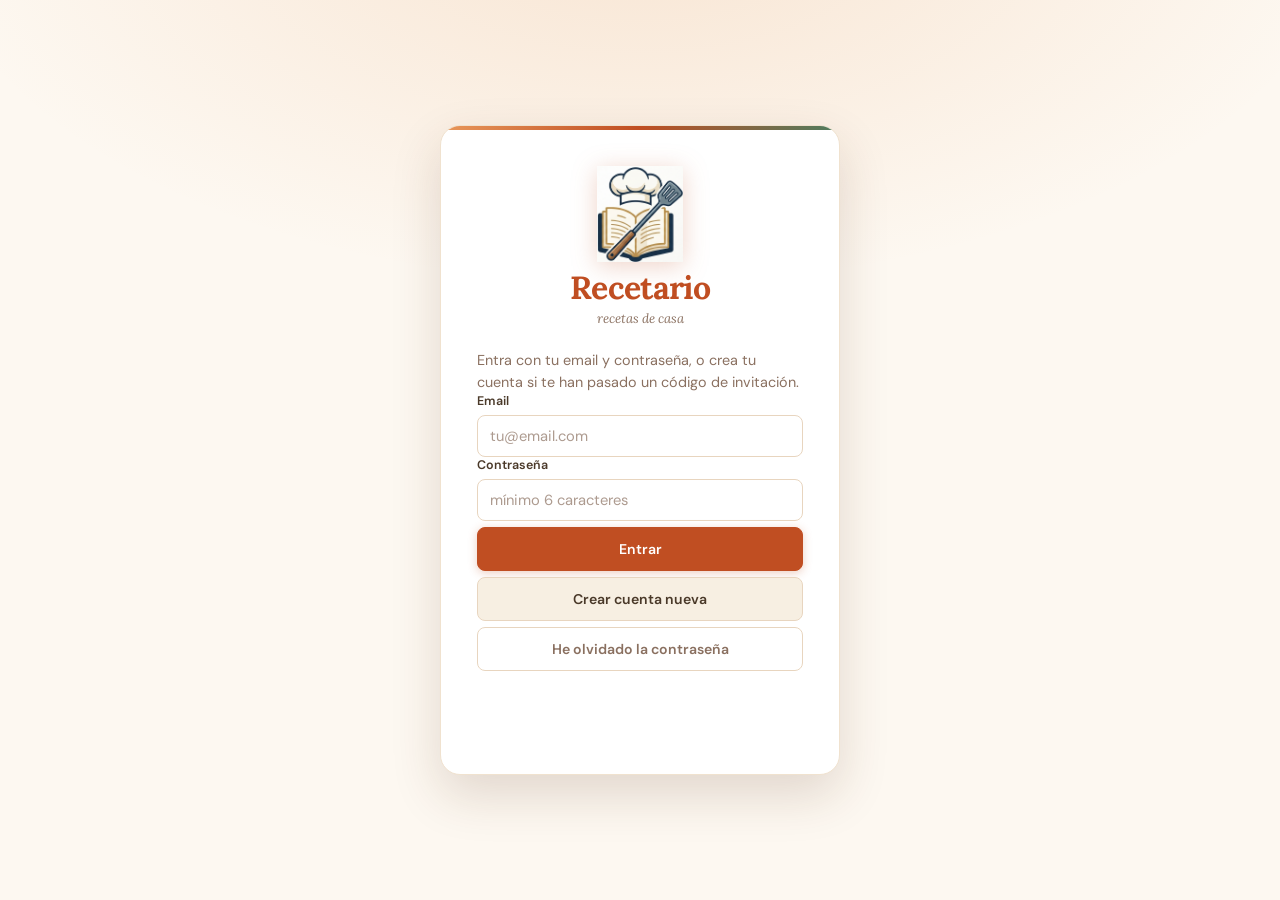
<file: index.html>
<!doctype html>
<html lang="es">
<head>
<meta charset="utf-8">
<meta name="viewport" content="width=device-width, initial-scale=1, viewport-fit=cover">
<meta name="theme-color" content="#fdf8f1">
<title>Recetario</title>
<link rel="icon" type="image/png" href="logo.png">
<link rel="apple-touch-icon" href="apple-touch-icon.png">
<link rel="manifest" href="manifest.webmanifest">
<link rel="preconnect" href="https://fonts.googleapis.com">
<link rel="preconnect" href="https://fonts.gstatic.com" crossorigin>
<link rel="stylesheet" href="https://fonts.googleapis.com/css2?family=Lora:ital,wght@0,600;0,700;1,400&family=DM+Sans:opsz,wght@9..40,400;9..40,500;9..40,600&display=swap">
<link rel="stylesheet" href="styles.css">
<link rel="stylesheet" href="mobile-grid.css">
<link rel="stylesheet" href="logo-theme.css">
<script src="drive-config.js"></script>
<script src="supabase-config.js"></script>
<script src="import-recipe.js" defer></script>
</head>
<body>

<!-- ═══════════════════════════════════════════════════════════ -->
<!-- LOCK SCREEN                                                  -->
<!-- ═══════════════════════════════════════════════════════════ -->
<div id="lockScreen" class="lock-screen">
  <section class="lock-panel">

    <div class="lock-logo-wrap">
      <img class="lock-logo-img" src="logo.png" alt="Recetario" width="96" height="96">
      <h1 class="lock-title">Recetario</h1>
      <p class="lock-subtitle">recetas de casa</p>
      <p id="lockRecipeCount" class="lock-recipe-count"></p>
    </div>

    <!-- Modo clásico: código compartido (cuando Supabase no está configurado) -->
    <div id="legacyLock">
      <p class="muted">Introduce el código del recetario. Compartid el mismo código en los dos móviles para ver las mismas recetas.</p>

      <label class="field">
        <span>Código</span>
        <input id="cookbookCode" type="text" autocomplete="off" placeholder="Ej. recetas-casa-2026">
      </label>

      <button id="unlockButton" class="primary-button">Entrar</button>
    </div>

    <!-- Modo nube: login con email y contraseña. El email solo se usa como
         recuperación (enlace de un solo uso) si alguien olvida su contraseña. -->
    <div id="cloudLogin" class="hidden">
      <p class="muted">Entra con tu email y contraseña, o crea tu cuenta si te han pasado un código de invitación.</p>

      <label class="field">
        <span>Email</span>
        <input id="loginEmail" type="email" autocomplete="email" placeholder="tu@email.com">
      </label>
      <label class="field">
        <span>Contraseña</span>
        <input id="loginPassword" type="password" autocomplete="current-password" placeholder="mínimo 6 caracteres">
      </label>
      <button id="passwordLoginButton" class="primary-button">Entrar</button>
      <button id="signupButton" type="button" class="secondary-button">Crear cuenta nueva</button>
      <button id="sendCodeButton" type="button" class="ghost-button">He olvidado la contraseña</button>
    </div>

    <!-- Modo nube: elegir recetario o canjear invitación -->
    <div id="cloudCookbooks" class="hidden">
      <p class="muted">Elige un recetario o canjea un código de invitación.</p>

      <div id="cookbookList" class="cookbook-list"></div>

      <label class="field">
        <span>Código de invitación</span>
        <input id="inviteCodeInput" type="text" autocomplete="off" placeholder="código que te han pasado">
      </label>
      <button id="redeemInviteButton" class="secondary-button">Canjear invitación</button>

      <details class="install-help">
        <summary>Crear un recetario nuevo</summary>
        <label class="field">
          <span>Nombre del recetario</span>
          <input id="newCookbookName" type="text" placeholder="Recetario de casa">
        </label>
        <button id="createCookbookButton" type="button" class="secondary-button">Crear recetario</button>
      </details>

      <button id="lockSignOutButton" type="button" class="ghost-button">Cerrar sesión</button>
    </div>

    <p id="lockMessage" class="message"></p>

  </section>
</div>

<!-- ═══════════════════════════════════════════════════════════ -->
<!-- APP SHELL                                                    -->
<!-- ═══════════════════════════════════════════════════════════ -->
<div id="appShell" class="app-shell hidden">

  <!-- Topbar -->
  <header class="topbar">
    <button id="backButton" class="icon-button hidden" aria-label="Volver">
      <svg width="18" height="18" viewBox="0 0 24 24" fill="none" stroke="currentColor" stroke-width="2.5" stroke-linecap="round" stroke-linejoin="round" aria-hidden="true">
        <polyline points="15 18 9 12 15 6"/>
      </svg>
    </button>
    <div class="brand-row">
      <img class="topbar-logo-img" src="logo.png" alt="" width="36" height="36">
      <div class="brand-text">
        <h1 class="topbar-title">Recetario</h1>
      </div>
    </div>
    <button id="settingsButton" class="icon-button" title="Ajustes" aria-label="Ajustes">
      <svg width="18" height="18" viewBox="0 0 24 24" fill="none" stroke="currentColor" stroke-width="2" stroke-linecap="round" stroke-linejoin="round" aria-hidden="true">
        <circle cx="12" cy="12" r="3"/>
        <path d="M19.4 15a1.65 1.65 0 0 0 .33 1.82l.06.06a2 2 0 0 1-2.83 2.83l-.06-.06a1.65 1.65 0 0 0-1.82-.33 1.65 1.65 0 0 0-1 1.51V21a2 2 0 0 1-4 0v-.09A1.65 1.65 0 0 0 9 19.4a1.65 1.65 0 0 0-1.82.33l-.06.06a2 2 0 0 1-2.83-2.83l.06-.06A1.65 1.65 0 0 0 4.68 15a1.65 1.65 0 0 0-1.51-1H3a2 2 0 0 1 0-4h.09A1.65 1.65 0 0 0 4.6 9a1.65 1.65 0 0 0-.33-1.82l-.06-.06a2 2 0 0 1 2.83-2.83l.06.06A1.65 1.65 0 0 0 9 4.68a1.65 1.65 0 0 0 1-1.51V3a2 2 0 0 1 4 0v.09a1.65 1.65 0 0 0 1 1.51 1.65 1.65 0 0 0 1.82-.33l.06-.06a2 2 0 0 1 2.83 2.83l-.06.06A1.65 1.65 0 0 0 19.4 9a1.65 1.65 0 0 0 1.51 1H21a2 2 0 0 1 0 4h-.09a1.65 1.65 0 0 0-1.51 1z"/>
      </svg>
    </button>
  </header>

  <main>

    <!-- ─── FOLDERS VIEW ───────────────────────────────────── -->
    <section id="foldersView" class="view">
      <div id="foldersGrid" class="folders-grid"></div>
    </section>

    <!-- ─── LIST VIEW ──────────────────────────────────────── -->
    <section id="listView" class="view active">

      <div id="folderHeader" class="folder-header hidden"></div>

      <div class="tools-row">
        <div class="search-wrap">
          <svg class="search-icon" width="15" height="15" viewBox="0 0 24 24" fill="none" stroke="currentColor" stroke-width="2" stroke-linecap="round" stroke-linejoin="round" aria-hidden="true">
            <circle cx="11" cy="11" r="8"/><line x1="21" y1="21" x2="16.65" y2="16.65"/>
          </svg>
          <input id="searchInput" type="search" placeholder="Nombre, ingrediente, etiqueta…">
        </div>

        <div class="sort-select-wrap">
          <select id="categoryFilter" aria-label="Filtrar por categoría">
            <option value="">Todas</option>
          </select>
        </div>

        <div class="sort-select-wrap">
          <select id="sortSelect" aria-label="Ordenar recetas">
            <option value="updatedDesc">Recientes</option>
            <option value="createdDesc">Nuevas</option>
            <option value="titleAsc">A – Z</option>
            <option value="categoryAsc">Categoría</option>
          </select>
        </div>
      </div>

      <div id="syncStatus" class="sync-status">Modo local</div>

      <div id="recipesList" class="recipes-list"></div>

      <div id="emptyState" class="empty-state hidden">
        <svg class="empty-state-icon" viewBox="0 0 24 24" fill="none" stroke="currentColor" stroke-width="1.2" stroke-linecap="round" stroke-linejoin="round">
          <path d="M14 2H6a2 2 0 0 0-2 2v16a2 2 0 0 0 2 2h12a2 2 0 0 0 2-2V8z"/>
          <polyline points="14 2 14 8 20 8"/><line x1="12" y1="18" x2="12" y2="12"/><line x1="9" y1="15" x2="15" y2="15"/>
        </svg>
        <h2>Aún no hay recetas</h2>
        <p class="muted">Empieza creando una receta manual o importando una en JSON.</p>
      </div>

    </section>

    <!-- ─── ADD / EDIT VIEW ────────────────────────────────── -->
    <section id="addView" class="view">

      <!-- Importar desde un enlace: siempre visible, sin cambiar de pestaña -->
      <div id="linkImportBox" class="link-import-box">
        <span class="link-import-title">⚡ Importar desde un enlace</span>
        <p class="muted">Pega la dirección de una web de recetas y rellenamos la ficha por ti (título, ingredientes, pasos y foto).</p>
        <div class="link-import-row">
          <input id="recipeUrl" type="url" inputmode="url" autocomplete="off" placeholder="https://www.recetasderechupete.com/…">
          <button id="importLinkButton" type="button" class="primary-button">Importar</button>
        </div>
        <p id="linkStatus" class="message"></p>
      </div>

      <div class="mode-tabs" role="tablist" aria-label="Método de entrada">
        <button class="mode-tab active" data-mode="manual">Manual</button>
        <button class="mode-tab" data-mode="import">JSON</button>
      </div>

      <form id="recipeForm" class="recipe-form">

        <!-- Import mode -->
        <div id="importMode" class="mode-panel">
          <label class="field">
            <span>Archivo JSON de receta</span>
            <input id="singleRecipeFile" type="file" accept="application/json,.json">
          </label>
          <label class="field">
            <span>O pega aquí la receta generada por chat</span>
            <textarea id="singleRecipeText" rows="9" placeholder='{"title":"Tortilla de patatas","categories":["Cena"],"time":"35 min","ingredients":["..."],"steps":"..."}'></textarea>
          </label>
          <button id="importSingleRecipeButton" type="button" class="secondary-button">Cargar en formulario</button>
          <p id="singleRecipeImportStatus" class="message"></p>
        </div>

        <!-- Manual mode (always shown below) -->
        <div id="manualMode" class="mode-panel active"></div>

        <!-- Form fields (shared) -->
        <div class="form-grid">
          <label class="field">
            <span>Título *</span>
            <input id="titleInput" name="title" required placeholder="Nombre de la receta">
          </label>
          <label class="field">
            <span>Tiempo</span>
            <input id="timeInput" name="time" placeholder="35 min">
          </label>
          <label class="field">
            <span>Categorías</span>
            <input id="categoriesInput" name="categories" placeholder="Cena, pasta, familiar">
          </label>
          <label class="field">
            <span>Etiquetas</span>
            <input id="tagsInput" name="tags" placeholder="rápida, horno, vegetariana">
          </label>
          <label class="field link-field">
            <span>Link original</span>
            <input id="sourceUrlInput" name="sourceUrl" type="url" placeholder="https://…">
          </label>
        </div>

        <div class="field">
          <span>Carpeta(s)</span>
          <div id="carpetasPicker" class="carpetas-picker"></div>
        </div>

        <div class="field">
          <span>Foto</span>
          <div class="photo-field">
            <div id="recipePhotoPreview" class="photo-preview hidden"></div>
            <div class="photo-actions">
              <label class="secondary-button photo-pick-button">
                <input id="recipePhotoInput" type="file" accept="image/*" hidden>
                Elegir foto
              </label>
              <button id="recipePhotoClear" type="button" class="ghost-button hidden">Quitar</button>
            </div>
          </div>
        </div>

        <label class="field">
          <span>Ingredientes *</span>
          <textarea id="ingredientsInput" name="ingredients" rows="7" required placeholder="Un ingrediente por línea"></textarea>
        </label>

        <label class="field">
          <span>Preparación *</span>
          <textarea id="stepsInput" name="steps" rows="8" required placeholder="Pasos de preparación"></textarea>
        </label>

        <label class="field">
          <span>Notas</span>
          <textarea id="notesInput" name="notes" rows="4" placeholder="Trucos, variaciones, observaciones…"></textarea>
        </label>

        <input id="editingId" type="hidden">

        <div class="form-actions">
          <button id="cancelEditButton" type="button" class="ghost-button hidden">Cancelar</button>
          <button type="submit" class="primary-button">Guardar receta</button>
        </div>

      </form>
    </section>

    <!-- ─── DETAIL VIEW ────────────────────────────────────── -->
    <section id="detailView" class="view">
      <article id="recipeDetail" class="recipe-detail"></article>
    </section>

  </main>

  <!-- Cook Mode Overlay -->
  <div id="cookMode" class="cook-mode hidden" aria-hidden="true">
    <div class="cook-mode-bar">
      <span id="cookStepCounter" class="cook-step-counter"></span>
      <div class="cook-bar-actions">
        <button id="cookIngredientsButton" class="cook-bar-button" aria-label="Ver ingredientes" title="Ingredientes">
          <svg viewBox="0 0 32 32" fill="none" stroke="currentColor" stroke-width="2" stroke-linecap="round" stroke-linejoin="round" aria-hidden="true">
            <path d="M22 4 L26 8 L20 10 L16 6 Z" fill="#4d9e5a" stroke="#3a7a44"/>
            <path d="M16 6 Q24 8 26 16 L14 28 Q6 26 6 18 Z" fill="#e07a3a" stroke="#b85522"/>
            <line x1="12" y1="14" x2="15" y2="17"/>
            <line x1="16" y1="18" x2="19" y2="21"/>
            <line x1="11" y1="19" x2="14" y2="22"/>
          </svg>
          <span>Ingredientes</span>
        </button>
        <button id="cookCloseButton" class="icon-button" aria-label="Cerrar">✕</button>
      </div>
    </div>
    <div class="cook-mode-content">
      <h2 id="cookRecipeTitle" class="cook-recipe-title"></h2>
      <div id="cookStepText" class="cook-step-text"></div>
    </div>
    <div class="cook-mode-nav">
      <button id="cookPrevButton" class="secondary-button">← Anterior</button>
      <button id="cookNextButton" class="primary-button">Siguiente →</button>
    </div>

    <!-- Ingredients side panel -->
    <div id="cookIngredientsPanel" class="cook-ingredients-panel hidden" aria-hidden="true">
      <div class="cook-ingredients-header">
        <h3>Ingredientes</h3>
        <button id="cookIngredientsClose" class="icon-button" aria-label="Cerrar ingredientes">✕</button>
      </div>
      <ul id="cookIngredientsList" class="cook-ingredients-list"></ul>
    </div>
    <div id="cookIngredientsBackdrop" class="cook-ingredients-backdrop hidden"></div>
  </div>

  <!-- Bottom Nav -->
  <nav class="bottom-nav" aria-label="Navegación principal">
    <button class="nav-button" data-view="foldersView">
      <svg width="22" height="22" viewBox="0 0 32 32" fill="none" stroke="currentColor" stroke-width="2" stroke-linecap="round" stroke-linejoin="round" aria-hidden="true">
        <path d="M4 8C4 6.9 4.9 6 6 6H13L16 10H26C27.1 10 28 10.9 28 12V24C28 25.1 27.1 26 26 26H6C4.9 26 4 25.1 4 24Z"/>
      </svg>
      Carpetas
    </button>
    <button class="nav-button active" data-view="listView">
      <svg width="22" height="22" viewBox="0 0 24 24" fill="none" stroke="currentColor" stroke-width="2" stroke-linecap="round" stroke-linejoin="round" aria-hidden="true">
        <path d="M3 9l9-7 9 7v11a2 2 0 0 1-2 2H5a2 2 0 0 1-2-2z"/>
        <polyline points="9 22 9 12 15 12 15 22"/>
      </svg>
      Recetas
    </button>
    <button class="nav-button" data-view="addView" aria-label="Añadir receta">
      <svg width="26" height="26" viewBox="0 0 24 24" fill="none" stroke="currentColor" stroke-width="2.5" stroke-linecap="round" stroke-linejoin="round" aria-hidden="true">
        <line x1="12" y1="5" x2="12" y2="19"/>
        <line x1="5" y1="12" x2="19" y2="12"/>
      </svg>
      Añadir
    </button>
  </nav>

</div>

<!-- ═══════════════════════════════════════════════════════════ -->
<!-- SETTINGS DIALOG                                              -->
<!-- ═══════════════════════════════════════════════════════════ -->
<dialog id="settingsDialog">
  <form method="dialog" class="settings-panel">
    <h2>Ajustes</h2>

    <p id="settingsSyncText" class="muted"></p>
    <p id="backupStatus" class="muted"></p>

    <div class="settings-group hidden" id="cloudGroup">
      <h3>Cuenta y recetario</h3>
      <p id="cloudAccountText" class="muted"></p>
      <label class="field">
        <span>Nueva contraseña</span>
        <input id="newPasswordInput" type="password" autocomplete="new-password" placeholder="mínimo 6 caracteres">
      </label>
      <button id="changePasswordButton" type="button" class="secondary-button">Cambiar contraseña</button>
      <p id="passwordChangeResult" class="muted hidden"></p>
      <button id="cloudInviteButton" type="button" class="secondary-button hidden">Crear código de invitación</button>
      <p id="cloudInviteResult" class="muted hidden"></p>
      <button id="cloudImportLocalButton" type="button" class="secondary-button">Importar recetas locales de este dispositivo</button>
      <button id="cloudSwitchButton" type="button" class="secondary-button">Cambiar de recetario</button>
      <button id="cloudSignOutButton" type="button" class="ghost-button">Cerrar sesión</button>
    </div>

    <div class="settings-group" id="driveGroup">
      <h3>Google Drive</h3>
      <p id="driveStatus" class="muted"></p>
      <ul id="driveDiagnostics" class="sync-details"></ul>
      <button id="driveConnectButton" type="button" class="secondary-button">Conectar Drive</button>
      <button id="driveRefreshButton" type="button" class="secondary-button hidden">Actualizar desde Drive</button>
      <button id="driveExportButton" type="button" class="secondary-button hidden">Subir todo a Drive</button>
      <button id="driveRepairButton" type="button" class="secondary-button hidden">Reparar duplicados</button>
    </div>

    <button id="exportButton" type="button" class="secondary-button">Exportar copia JSON</button>

    <label class="secondary-button file-button">
      Importar copia JSON
      <input id="importBackupInput" type="file" accept="application/json">
    </label>

    <details class="install-help">
      <summary>Instalar en iPhone</summary>
      <p>Abre la app en Safari, pulsa compartir y elige "Añadir a pantalla de inicio". Si el icono no cambia, borra el acceso antiguo y vuelve a añadirlo.</p>
    </details>

    <button id="changeCodeButton" type="button" class="ghost-button">Cambiar código</button>
    <button class="primary-button">Cerrar</button>
  </form>
</dialog>

<script type="module" src="app.js"></script>
</body>
</html>
</file>
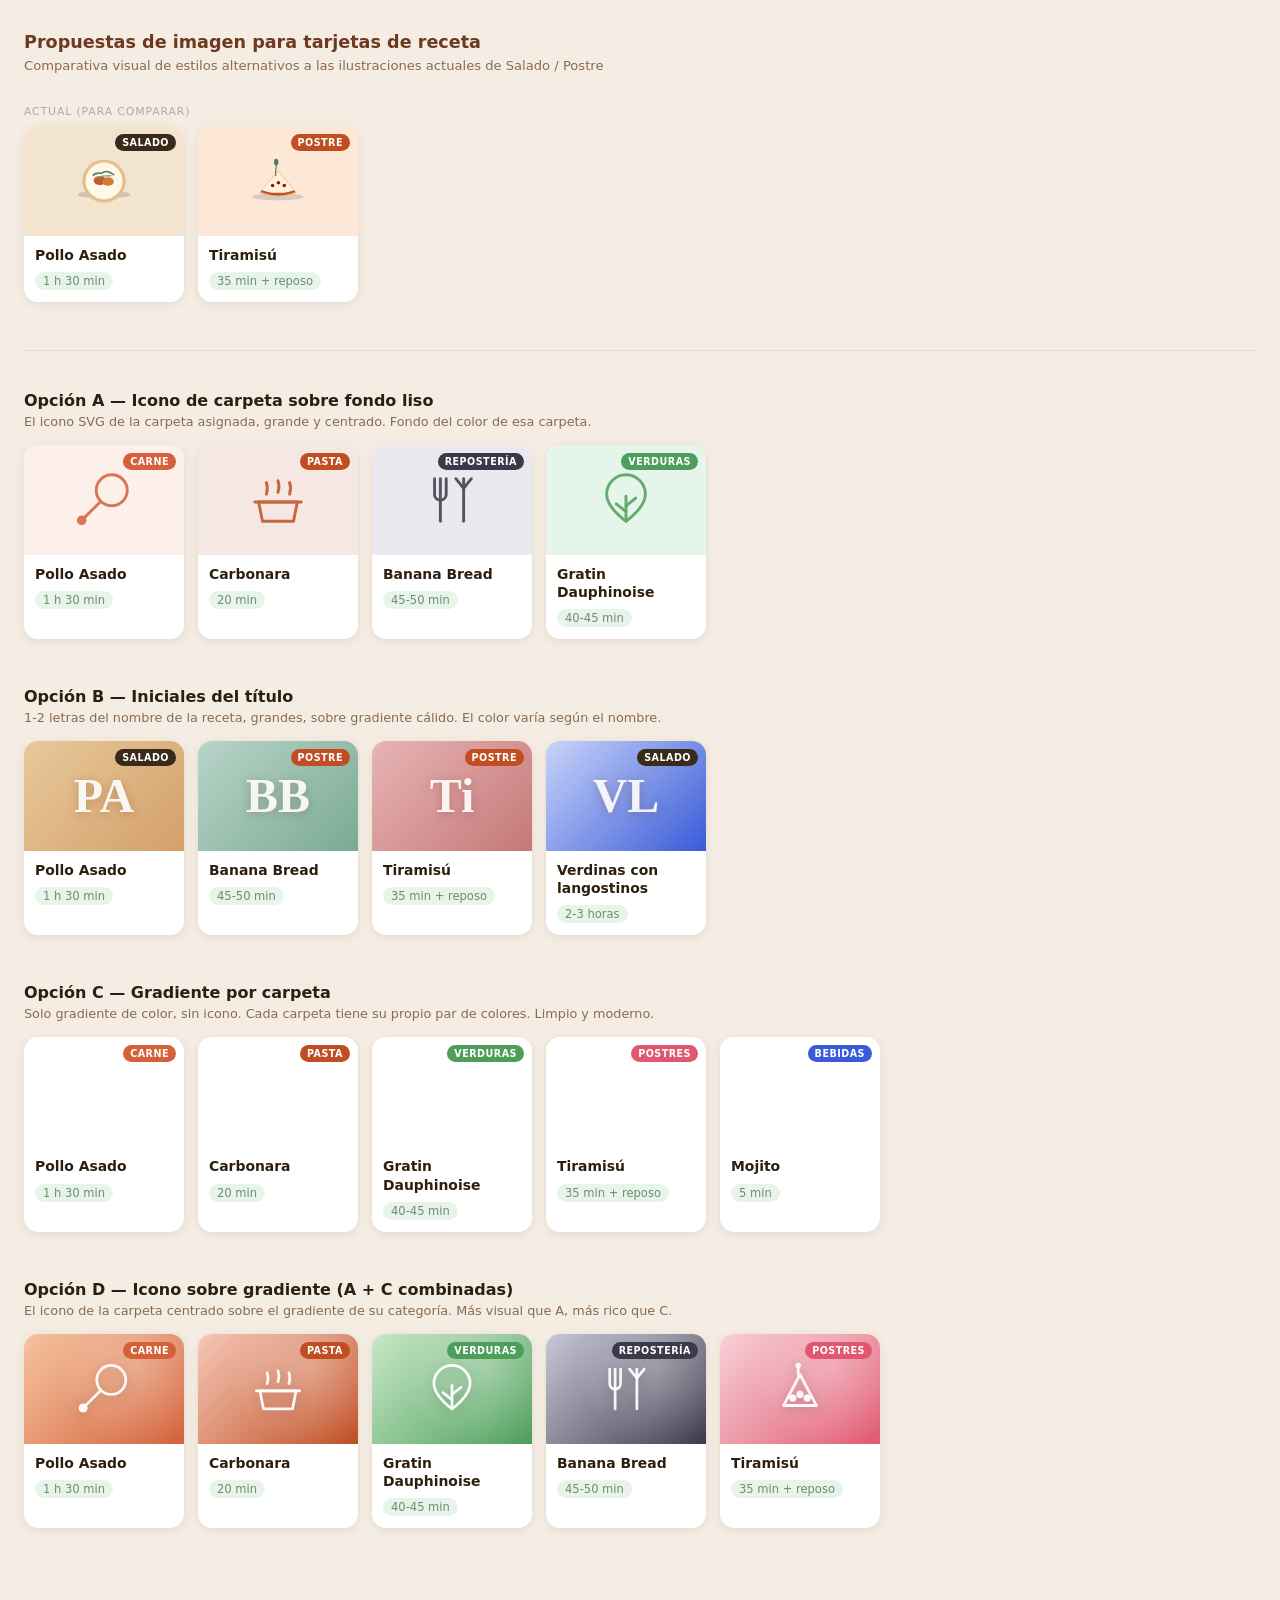
<file: preview-cards.html>
<!DOCTYPE html>
<html lang="es">
<head>
<meta charset="UTF-8">
<meta name="viewport" content="width=device-width, initial-scale=1">
<title>Preview — Estilos de tarjeta</title>
<style>
  * { box-sizing: border-box; margin: 0; padding: 0; }
  body { font-family: system-ui, sans-serif; background: #f5ede3; padding: 32px 24px; color: #2d1f0f; }
  h1 { font-size: 1.1rem; font-weight: 700; margin-bottom: 6px; color: #6b3a1f; }
  .subtitle { font-size: 0.82rem; color: #8a6a50; margin-bottom: 32px; }
  .section { margin-bottom: 48px; }
  .section-title { font-size: 1rem; font-weight: 700; margin-bottom: 4px; color: #2d1f0f; }
  .section-desc { font-size: 0.8rem; color: #8a6a50; margin-bottom: 16px; }
  .cards { display: flex; gap: 14px; flex-wrap: wrap; }

  /* Base card */
  .card {
    width: 160px;
    background: #fff;
    border-radius: 14px;
    overflow: hidden;
    box-shadow: 0 2px 10px rgba(80,45,20,0.10);
  }
  .card-img-wrap {
    position: relative;
    height: 110px;
    overflow: hidden;
  }
  .badge {
    position: absolute;
    top: 8px; right: 8px;
    font-size: 0.6rem;
    font-weight: 700;
    letter-spacing: 0.05em;
    padding: 3px 7px;
    border-radius: 20px;
    text-transform: uppercase;
  }
  .badge-salado { background: #3a2a1a; color: #fff; }
  .badge-postre { background: #c04e22; color: #fff; }
  .badge-carpeta { color: #fff; }
  .card-body { padding: 10px 11px 12px; }
  .card-title { font-size: 0.87rem; font-weight: 700; color: #2d1f0f; line-height: 1.3; margin-bottom: 6px; }
  .card-time { font-size: 0.72rem; color: #6b8f71; background: #e8f3ea; border-radius: 20px; display: inline-block; padding: 2px 8px; }

  /* ── OPCIÓN A: Icono carpeta ── */
  .opt-a .img-bg {
    width: 100%; height: 100%;
    display: flex; align-items: center; justify-content: center;
  }
  .opt-a .folder-icon-big {
    width: 62px; height: 62px;
    opacity: 0.85;
  }

  /* ── OPCIÓN B: Iniciales ── */
  .opt-b .img-bg {
    width: 100%; height: 100%;
    display: flex; align-items: center; justify-content: center;
    background: linear-gradient(135deg, #e8c89a 0%, #d4a06a 100%);
  }
  .opt-b .initials {
    font-size: 3rem;
    font-weight: 900;
    color: rgba(255,255,255,0.9);
    line-height: 1;
    text-shadow: 0 2px 8px rgba(120,60,20,0.3);
    font-family: Georgia, serif;
  }
  .opt-b-2 .img-bg { background: linear-gradient(135deg, #b8d4c8 0%, #7aaa94 100%); }
  .opt-b-3 .img-bg { background: linear-gradient(135deg, #e8b4b4 0%, #c47878 100%); }

  /* ── OPCIÓN C: Gradiente puro ── */
  .opt-c .img-bg {
    width: 100%; height: 100%;
  }
  .carne-grad { background: linear-gradient(135deg, #f5c4a0 0%, #d4613a 100%); }
  .pasta-grad { background: linear-gradient(135deg, #f5c8b8 0%, #c04e22 100%); }
  .verduras-grad { background: linear-gradient(135deg, #c8e8c8 0%, #4d9e5a 100%); }
  .postre-grad { background: linear-gradient(135deg, #f8d0d8 0%, #e05870 100%); }
  .bebidas-grad { background: linear-gradient(135deg, #c8d4f8 0%, #3a5bd9 100%); }

  /* ── OPCIÓN D: Icono + gradiente ── */
  .opt-d .img-bg {
    width: 100%; height: 100%;
    display: flex; align-items: center; justify-content: center;
    position: relative;
  }
  .opt-d .folder-icon-big {
    width: 58px; height: 58px;
    filter: drop-shadow(0 2px 6px rgba(0,0,0,0.18));
  }
  /* soft pattern overlay */
  .opt-d .img-bg::before {
    content: '';
    position: absolute; inset: 0;
    background: radial-gradient(circle at 70% 30%, rgba(255,255,255,0.25) 0%, transparent 60%);
    pointer-events: none;
  }

  /* actual current style for comparison */
  .current .img-bg {
    width: 100%; height: 100%;
    background: #f3e4d0;
    display: flex; align-items: center; justify-content: center;
  }
  .current .img-bg svg { width: 90px; height: 90px; }
  .current-postre .img-bg { background: #fde8d8; }

  hr { border: none; border-top: 1.5px solid rgba(150,100,60,0.15); margin: 0 0 40px; }
  .label-current { font-size: 0.68rem; text-transform: uppercase; letter-spacing: 0.08em; color: #aaa; margin-bottom: 8px; }
</style>
</head>
<body>

<h1>Propuestas de imagen para tarjetas de receta</h1>
<p class="subtitle">Comparativa visual de estilos alternativos a las ilustraciones actuales de Salado / Postre</p>

<!-- ACTUAL -->
<div class="section">
  <p class="label-current">Actual (para comparar)</p>
  <div class="cards">
    <!-- Salado actual -->
    <div class="card current">
      <div class="card-img-wrap">
        <div class="img-bg">
          <svg xmlns="http://www.w3.org/2000/svg" viewBox="0 0 400 300">
            <ellipse cx="200" cy="210" rx="118" ry="18" fill="rgba(35,47,62,.18)"/>
            <circle cx="200" cy="150" r="96" fill="#e4c08b"/>
            <circle cx="200" cy="150" r="82" fill="#fff7e8"/>
            <ellipse cx="182" cy="148" rx="28" ry="20" fill="#bf5a30"/>
            <ellipse cx="218" cy="152" rx="26" ry="19" fill="#d47a3f"/>
            <path d="M152 124c18-18 31-2 44-12 15-11 30-3 47 10" fill="none" stroke="#4d7c5e" stroke-width="7" stroke-linecap="round"/>
            <path d="M170 136c22-14 39-6 61-10" fill="none" stroke="#77a56f" stroke-width="5" stroke-linecap="round"/>
          </svg>
        </div>
        <span class="badge badge-salado">Salado</span>
      </div>
      <div class="card-body">
        <div class="card-title">Pollo Asado</div>
        <span class="card-time">1 h 30 min</span>
      </div>
    </div>
    <!-- Postre actual -->
    <div class="card current current-postre">
      <div class="card-img-wrap">
        <div class="img-bg">
          <svg xmlns="http://www.w3.org/2000/svg" viewBox="0 0 400 300">
            <ellipse cx="200" cy="220" rx="115" ry="16" fill="rgba(35,47,62,.16)"/>
            <path d="M118 202 200 102l82 100c-46 18-115 18-164 0Z" fill="#e8a15d"/>
            <path d="M126 194 200 106l74 88c-46 10-101 10-148 0Z" fill="#fff0da"/>
            <path d="M130 196c48 18 94 18 140 0" fill="none" stroke="#b84d28" stroke-width="9" stroke-linecap="round"/>
            <circle cx="176" cy="170" r="8" fill="#8b1a1a"/>
            <circle cx="202" cy="158" r="8" fill="#8b1a1a"/>
            <circle cx="228" cy="170" r="8" fill="#8b1a1a"/>
            <path d="M190 126c-6-28 8-34 0-56" fill="none" stroke="#4d7c5e" stroke-width="5" stroke-linecap="round"/>
            <ellipse cx="192" cy="66" rx="10" ry="15" fill="#4d7c5e"/>
          </svg>
        </div>
        <span class="badge badge-postre">Postre</span>
      </div>
      <div class="card-body">
        <div class="card-title">Tiramisú</div>
        <span class="card-time">35 min + reposo</span>
      </div>
    </div>
  </div>
</div>

<hr>

<!-- OPCIÓN A -->
<div class="section">
  <div class="section-title">Opción A — Icono de carpeta sobre fondo liso</div>
  <div class="section-desc">El icono SVG de la carpeta asignada, grande y centrado. Fondo del color de esa carpeta.</div>
  <div class="cards">
    <!-- Carne -->
    <div class="card opt-a">
      <div class="card-img-wrap">
        <div class="img-bg" style="background:#fdf0eb;">
          <svg class="folder-icon-big" viewBox="0 0 32 32" fill="none" stroke="#d4613a" stroke-width="1.5" stroke-linecap="round" stroke-linejoin="round">
            <circle cx="20" cy="11" r="8"/><path d="M14 17L5 26"/><circle cx="4.5" cy="26.5" r="2.5" fill="#d4613a" stroke="none"/>
          </svg>
        </div>
        <span class="badge badge-carpeta" style="background:#d4613a;">Carne</span>
      </div>
      <div class="card-body">
        <div class="card-title">Pollo Asado</div>
        <span class="card-time">1 h 30 min</span>
      </div>
    </div>
    <!-- Pasta -->
    <div class="card opt-a">
      <div class="card-img-wrap">
        <div class="img-bg" style="background:#f5e8e3;">
          <svg class="folder-icon-big" viewBox="0 0 32 32" fill="none" stroke="#c04e22" stroke-width="1.5" stroke-linecap="round" stroke-linejoin="round">
            <path d="M6 17H26L24 27H8Z"/><line x1="4" y1="17" x2="28" y2="17"/><path d="M10 13Q11 10 10 7"/><path d="M16 12Q17 9 16 6"/><path d="M22 13Q23 10 22 7"/>
          </svg>
        </div>
        <span class="badge badge-carpeta" style="background:#c04e22;">Pasta</span>
      </div>
      <div class="card-body">
        <div class="card-title">Carbonara</div>
        <span class="card-time">20 min</span>
      </div>
    </div>
    <!-- Repostería -->
    <div class="card opt-a">
      <div class="card-img-wrap">
        <div class="img-bg" style="background:#eaeaee;">
          <svg class="folder-icon-big" viewBox="0 0 32 32" fill="none" stroke="#3a3a4a" stroke-width="1.5" stroke-linecap="round" stroke-linejoin="round">
            <line x1="10" y1="5" x2="10" y2="27"/><path d="M7 5V13C7 13 7 16 10 16C13 16 13 13 13 13V5"/><line x1="22" y1="5" x2="22" y2="27"/><path d="M18 5L22 10L26 5"/>
          </svg>
        </div>
        <span class="badge badge-carpeta" style="background:#3a3a4a;">Repostería</span>
      </div>
      <div class="card-body">
        <div class="card-title">Banana Bread</div>
        <span class="card-time">45-50 min</span>
      </div>
    </div>
    <!-- Verduras -->
    <div class="card opt-a">
      <div class="card-img-wrap">
        <div class="img-bg" style="background:#e5f5ea;">
          <svg class="folder-icon-big" viewBox="0 0 32 32" fill="none" stroke="#4d9e5a" stroke-width="1.5" stroke-linecap="round" stroke-linejoin="round">
            <path d="M16 27C16 27 6 20 6 13A10 10 0 0 1 26 13C26 20 16 27 16 27Z"/><line x1="16" y1="27" x2="16" y2="14"/><path d="M16 22L11 18"/><path d="M16 19L21 15"/>
          </svg>
        </div>
        <span class="badge badge-carpeta" style="background:#4d9e5a;">Verduras</span>
      </div>
      <div class="card-body">
        <div class="card-title">Gratin Dauphinoise</div>
        <span class="card-time">40-45 min</span>
      </div>
    </div>
  </div>
</div>

<!-- OPCIÓN B -->
<div class="section">
  <div class="section-title">Opción B — Iniciales del título</div>
  <div class="section-desc">1-2 letras del nombre de la receta, grandes, sobre gradiente cálido. El color varía según el nombre.</div>
  <div class="cards">
    <div class="card opt-b">
      <div class="card-img-wrap">
        <div class="img-bg">
          <span class="initials">PA</span>
        </div>
        <span class="badge badge-salado">Salado</span>
      </div>
      <div class="card-body">
        <div class="card-title">Pollo Asado</div>
        <span class="card-time">1 h 30 min</span>
      </div>
    </div>
    <div class="card opt-b opt-b-2">
      <div class="card-img-wrap">
        <div class="img-bg">
          <span class="initials">BB</span>
        </div>
        <span class="badge badge-postre">Postre</span>
      </div>
      <div class="card-body">
        <div class="card-title">Banana Bread</div>
        <span class="card-time">45-50 min</span>
      </div>
    </div>
    <div class="card opt-b opt-b-3">
      <div class="card-img-wrap">
        <div class="img-bg">
          <span class="initials">Ti</span>
        </div>
        <span class="badge badge-postre">Postre</span>
      </div>
      <div class="card-body">
        <div class="card-title">Tiramisú</div>
        <span class="card-time">35 min + reposo</span>
      </div>
    </div>
    <div class="card opt-b" style="">
      <div class="card-img-wrap">
        <div class="img-bg" style="background: linear-gradient(135deg, #c8d4f8 0%, #3a5bd9 100%);">
          <span class="initials">VL</span>
        </div>
        <span class="badge badge-salado">Salado</span>
      </div>
      <div class="card-body">
        <div class="card-title">Verdinas con langostinos</div>
        <span class="card-time">2-3 horas</span>
      </div>
    </div>
  </div>
</div>

<!-- OPCIÓN C -->
<div class="section">
  <div class="section-title">Opción C — Gradiente por carpeta</div>
  <div class="section-desc">Solo gradiente de color, sin icono. Cada carpeta tiene su propio par de colores. Limpio y moderno.</div>
  <div class="cards">
    <div class="card">
      <div class="card-img-wrap">
        <div class="img-bg opt-c carne-grad"></div>
        <span class="badge badge-carpeta" style="background:#d4613a;">Carne</span>
      </div>
      <div class="card-body">
        <div class="card-title">Pollo Asado</div>
        <span class="card-time">1 h 30 min</span>
      </div>
    </div>
    <div class="card">
      <div class="card-img-wrap">
        <div class="img-bg opt-c pasta-grad"></div>
        <span class="badge badge-carpeta" style="background:#c04e22;">Pasta</span>
      </div>
      <div class="card-body">
        <div class="card-title">Carbonara</div>
        <span class="card-time">20 min</span>
      </div>
    </div>
    <div class="card">
      <div class="card-img-wrap">
        <div class="img-bg opt-c verduras-grad"></div>
        <span class="badge badge-carpeta" style="background:#4d9e5a;">Verduras</span>
      </div>
      <div class="card-body">
        <div class="card-title">Gratin Dauphinoise</div>
        <span class="card-time">40-45 min</span>
      </div>
    </div>
    <div class="card">
      <div class="card-img-wrap">
        <div class="img-bg opt-c postre-grad"></div>
        <span class="badge badge-carpeta" style="background:#e05870;">Postres</span>
      </div>
      <div class="card-body">
        <div class="card-title">Tiramisú</div>
        <span class="card-time">35 min + reposo</span>
      </div>
    </div>
    <div class="card">
      <div class="card-img-wrap">
        <div class="img-bg opt-c bebidas-grad"></div>
        <span class="badge badge-carpeta" style="background:#3a5bd9;">Bebidas</span>
      </div>
      <div class="card-body">
        <div class="card-title">Mojito</div>
        <span class="card-time">5 min</span>
      </div>
    </div>
  </div>
</div>

<!-- OPCIÓN D -->
<div class="section">
  <div class="section-title">Opción D — Icono sobre gradiente (A + C combinadas)</div>
  <div class="section-desc">El icono de la carpeta centrado sobre el gradiente de su categoría. Más visual que A, más rico que C.</div>
  <div class="cards">
    <!-- Carne -->
    <div class="card opt-d">
      <div class="card-img-wrap">
        <div class="img-bg carne-grad">
          <svg class="folder-icon-big" viewBox="0 0 32 32" fill="none" stroke="rgba(255,255,255,0.92)" stroke-width="1.5" stroke-linecap="round" stroke-linejoin="round">
            <circle cx="20" cy="11" r="8"/><path d="M14 17L5 26"/><circle cx="4.5" cy="26.5" r="2.5" fill="rgba(255,255,255,0.92)" stroke="none"/>
          </svg>
        </div>
        <span class="badge badge-carpeta" style="background:#d4613a;">Carne</span>
      </div>
      <div class="card-body">
        <div class="card-title">Pollo Asado</div>
        <span class="card-time">1 h 30 min</span>
      </div>
    </div>
    <!-- Pasta -->
    <div class="card opt-d">
      <div class="card-img-wrap">
        <div class="img-bg pasta-grad">
          <svg class="folder-icon-big" viewBox="0 0 32 32" fill="none" stroke="rgba(255,255,255,0.92)" stroke-width="1.5" stroke-linecap="round" stroke-linejoin="round">
            <path d="M6 17H26L24 27H8Z"/><line x1="4" y1="17" x2="28" y2="17"/><path d="M10 13Q11 10 10 7"/><path d="M16 12Q17 9 16 6"/><path d="M22 13Q23 10 22 7"/>
          </svg>
        </div>
        <span class="badge badge-carpeta" style="background:#c04e22;">Pasta</span>
      </div>
      <div class="card-body">
        <div class="card-title">Carbonara</div>
        <span class="card-time">20 min</span>
      </div>
    </div>
    <!-- Verduras -->
    <div class="card opt-d">
      <div class="card-img-wrap">
        <div class="img-bg verduras-grad">
          <svg class="folder-icon-big" viewBox="0 0 32 32" fill="none" stroke="rgba(255,255,255,0.92)" stroke-width="1.5" stroke-linecap="round" stroke-linejoin="round">
            <path d="M16 27C16 27 6 20 6 13A10 10 0 0 1 26 13C26 20 16 27 16 27Z"/><line x1="16" y1="27" x2="16" y2="14"/><path d="M16 22L11 18"/><path d="M16 19L21 15"/>
          </svg>
        </div>
        <span class="badge badge-carpeta" style="background:#4d9e5a;">Verduras</span>
      </div>
      <div class="card-body">
        <div class="card-title">Gratin Dauphinoise</div>
        <span class="card-time">40-45 min</span>
      </div>
    </div>
    <!-- Repostería -->
    <div class="card opt-d">
      <div class="card-img-wrap">
        <div class="img-bg" style="background: linear-gradient(135deg, #c8c8d8 0%, #3a3a4a 100%);">
          <svg class="folder-icon-big" viewBox="0 0 32 32" fill="none" stroke="rgba(255,255,255,0.92)" stroke-width="1.5" stroke-linecap="round" stroke-linejoin="round">
            <line x1="10" y1="5" x2="10" y2="27"/><path d="M7 5V13C7 13 7 16 10 16C13 16 13 13 13 13V5"/><line x1="22" y1="5" x2="22" y2="27"/><path d="M18 5L22 10L26 5"/>
          </svg>
        </div>
        <span class="badge badge-carpeta" style="background:#3a3a4a;">Repostería</span>
      </div>
      <div class="card-body">
        <div class="card-title">Banana Bread</div>
        <span class="card-time">45-50 min</span>
      </div>
    </div>
    <!-- Postres -->
    <div class="card opt-d">
      <div class="card-img-wrap">
        <div class="img-bg postre-grad">
          <svg class="folder-icon-big" viewBox="0 0 32 32" fill="none" stroke="rgba(255,255,255,0.92)" stroke-width="1.5" stroke-linecap="round" stroke-linejoin="round">
            <path d="M7 25L16 8L25 25Z"/><line x1="7" y1="25" x2="25" y2="25"/><circle cx="12" cy="21" r="2" fill="rgba(255,255,255,0.92)" stroke="none"/><circle cx="16" cy="19" r="2" fill="rgba(255,255,255,0.92)" stroke="none"/><circle cx="20" cy="21" r="2" fill="rgba(255,255,255,0.92)" stroke="none"/><line x1="15" y1="8" x2="15" y2="4"/><circle cx="15" cy="3" r="1.5" fill="rgba(255,255,255,0.92)" stroke="none"/>
          </svg>
        </div>
        <span class="badge badge-carpeta" style="background:#e05870;">Postres</span>
      </div>
      <div class="card-body">
        <div class="card-title">Tiramisú</div>
        <span class="card-time">35 min + reposo</span>
      </div>
    </div>
  </div>
</div>

</body>
</html>
</file>
<file: styles.css>
:root {
  --paper: #fdf8f1;
  --cream: #f7efe2;
  --panel: #ffffff;
  --ink: #2a1f17;
  --ink2: #4a3929;
  --muted: #8a7060;
  --line: #e8d5bf;
  --soft: #f0e2cf;
  --brand: #c04e22;
  --bdark: #8c3316;
  --blight: #f5e3d8;
  --accent: #4d7c5e;
  --accl: #dceee4;
  --warm: #e8975a;
  --rs: 8px;
  --rm: 14px;
  --rl: 20px;
  --body: 'DM Sans', ui-sans-serif, system-ui, sans-serif;
  --disp: 'Lora', Georgia, serif;
}

*, *::before, *::after { box-sizing: border-box; }
html { -webkit-text-size-adjust: 100%; }
body { margin: 0; min-height: 100vh; background: var(--paper); color: var(--ink); font-family: var(--body); overflow-x: hidden; overscroll-behavior: none; }
button, input, textarea, select { font: inherit; }
button { cursor: pointer; border: none; background: none; }
.hidden { display: none !important; }

/* ── Lock Screen ── */
.lock-screen {
  min-height: 100vh;
  min-height: 100svh;
  display: flex;
  align-items: center;
  justify-content: center;
  padding: 24px;
  background: radial-gradient(ellipse 80% 60% at 50% -10%, rgba(224,140,70,0.18) 0%, transparent 70%), var(--paper);
}
.lock-panel {
  width: min(100%, 400px);
  background: var(--panel);
  border: 1px solid var(--soft);
  border-radius: var(--rl);
  box-shadow: 0 20px 50px rgba(80,45,20,0.16);
  padding: 40px 36px;
  display: grid;
  gap: 16px;
  position: relative;
  overflow: hidden;
}
.lock-panel::before {
  content: '';
  position: absolute;
  top: 0; left: 0; right: 0;
  height: 4px;
  background: linear-gradient(90deg, var(--warm), var(--brand), var(--accent));
  border-radius: var(--rl) var(--rl) 0 0;
}
.lock-logo-wrap {
  display: flex;
  flex-direction: column;
  align-items: center;
  gap: 10px;
}
.lock-logo-svg,
.lock-logo-img {
  width: 96px;
  height: 96px;
  object-fit: contain;
  filter: drop-shadow(0 4px 12px rgba(192,78,34,0.25));
}
.lock-title {
  margin: 0;
  font-family: var(--disp);
  font-size: 2rem;
  font-weight: 700;
  color: var(--brand);
  letter-spacing: -0.02em;
  line-height: 1;
  text-align: center;
}
.lock-subtitle {
  font-family: var(--disp);
  font-style: italic;
  color: var(--muted);
  font-size: 0.82rem;
  text-align: center;
  margin: -4px 0 0;
}
.lock-recipe-count {
  font-size: 0.75rem;
  font-weight: 600;
  color: var(--brand);
  text-align: center;
  margin: -4px 0 0;
  letter-spacing: 0.03em;
}
.eyebrow {
  margin: 0;
  color: var(--brand);
  font-size: 0.72rem;
  font-weight: 600;
  letter-spacing: 0.14em;
  text-transform: uppercase;
}
.muted { color: var(--muted); line-height: 1.55; font-size: 0.9rem; margin: 0; }
.message { color: var(--muted); line-height: 1.5; font-size: 0.85rem; min-height: 20px; }

/* ── App Shell ── */
.app-shell { min-height: 100vh; padding: 0 0 90px; }

/* ── Topbar ── */
.topbar {
  position: sticky;
  top: 0;
  z-index: 100;
  background: rgba(253,248,241,0.9);
  backdrop-filter: blur(16px);
  -webkit-backdrop-filter: blur(16px);
  border-bottom: 1px solid var(--soft);
  padding: 10px 16px;
  display: flex;
  align-items: center;
  justify-content: space-between;
  gap: 12px;
}
.brand-row { display: flex; align-items: center; gap: 10px; min-width: 0; }
.topbar-logo-svg,
.topbar-logo-img {
  width: 36px;
  height: 36px;
  object-fit: contain;
  flex-shrink: 0;
  filter: drop-shadow(0 2px 5px rgba(192,78,34,0.2));
}
.brand-text { min-width: 0; }
.brand-text .eyebrow { display: block; font-size: 0.62rem; letter-spacing: 0.16em; color: var(--muted); margin-bottom: 1px; }
.topbar-title {
  margin: 0;
  font-family: var(--disp);
  font-size: 1.45rem;
  font-weight: 700;
  color: var(--brand);
  line-height: 1.1;
  letter-spacing: -0.01em;
  display: flex;
  align-items: center;
  height: 100%;
}
.icon-button {
  width: 44px;
  height: 44px;
  border: 1px solid var(--line);
  border-radius: 50%;
  background: var(--panel);
  color: var(--bdark);
  display: flex;
  align-items: center;
  justify-content: center;
  flex-shrink: 0;
  box-shadow: 0 1px 4px rgba(80,45,20,0.08);
  transition: background 0.15s, border-color 0.15s;
}
.icon-button:hover { background: var(--blight); border-color: var(--brand); }
.icon-button svg { width: 18px; height: 18px; display: block; }

/* ── Main ── */
main { width: 100%; max-width: 980px; margin: 0 auto; padding: 14px 12px 0; }
.view { display: none; }
.view.active { display: block; }

/* ── Tools Row ── */
.tools-row {
  display: grid;
  grid-template-columns: 1fr auto auto;
  gap: 8px;
  margin-bottom: 10px;
  align-items: center;
}
@media (max-width: 540px) {
  .tools-row { grid-template-columns: 1fr 1fr; }
  .search-wrap { grid-column: 1 / -1; }
}

.search-wrap { position: relative; }
.search-wrap .search-icon {
  position: absolute;
  left: 11px;
  top: 50%;
  transform: translateY(-50%);
  width: 15px;
  height: 15px;
  color: var(--muted);
  pointer-events: none;
  display: block;
  flex-shrink: 0;
}
.search-wrap input { padding-left: 34px; }

.sort-select-wrap { position: relative; }
.sort-select-wrap select { padding-right: 26px; appearance: none; -webkit-appearance: none; }
.sort-select-wrap::after {
  content: '';
  position: absolute;
  right: 10px;
  top: 50%;
  transform: translateY(-65%) rotate(45deg);
  width: 5px;
  height: 5px;
  border-right: 1.5px solid var(--muted);
  border-bottom: 1.5px solid var(--muted);
  pointer-events: none;
}

/* ── Inputs ── */
.field { display: grid; gap: 6px; }
.field span { color: var(--ink2); font-size: 0.78rem; font-weight: 600; }
input, textarea, select {
  min-width: 0;
  width: 100%;
  border: 1.5px solid var(--line);
  border-radius: var(--rs);
  background: var(--panel);
  color: var(--ink);
  padding: 10px 12px;
  outline: none;
  font-size: 0.92rem;
  transition: border-color 0.15s, box-shadow 0.15s;
}
input::placeholder, textarea::placeholder { color: var(--muted); opacity: 0.7; }
textarea { resize: vertical; line-height: 1.55; field-sizing: content; min-height: 80px; }
input:focus, textarea:focus, select:focus {
  border-color: var(--brand);
  box-shadow: 0 0 0 3px rgba(192,78,34,0.1);
}

/* ── Sync Status ── */
.sync-status {
  display: flex;
  align-items: center;
  gap: 5px;
  min-height: 22px;
  color: var(--accent);
  font-size: 0.76rem;
  font-weight: 500;
  margin-bottom: 12px;
}
.sync-status::before {
  content: '';
  width: 5px;
  height: 5px;
  border-radius: 50%;
  background: var(--accent);
  flex-shrink: 0;
}

/* ── Recipe Cards ── */
.recipes-list {
  display: grid;
  grid-template-columns: repeat(auto-fill, minmax(min(100%, 160px), 1fr));
  gap: 10px;
}

.recipe-card {
  border: 1.5px solid var(--soft);
  border-radius: var(--rm);
  background: var(--panel);
  box-shadow: 0 2px 8px rgba(80,45,20,0.07);
  text-align: left;
  display: flex;
  flex-direction: column;
  transition: transform 0.18s ease, box-shadow 0.18s ease;
  position: relative;
  overflow: hidden;
  padding: 0;
}
.recipe-card:hover { transform: translateY(-2px); box-shadow: 0 8px 24px rgba(80,45,20,0.14); }
.recipe-card:active { transform: translateY(0); }

/* Card image */
.card-img-wrap {
  position: relative;
  width: 100%;
  aspect-ratio: 3/2;
  overflow: hidden;
  background: var(--cream);
  flex-shrink: 0;
}
.card-img {
  width: 100%;
  height: 100%;
  object-fit: cover;
  display: block;
  transition: transform 0.3s ease;
}
.recipe-card:hover .card-img { transform: scale(1.04); }

.card-img-folder {
  width: 100%;
  height: 100%;
  display: flex;
  align-items: center;
  justify-content: center;
  transition: transform 0.3s ease;
}
.card-img-folder svg { opacity: 0.82; }
.recipe-card:hover .card-img-folder { transform: scale(1.06); }

.card-type-badge {
  position: absolute;
  top: 8px;
  right: 8px;
  font-size: 0.65rem;
  font-weight: 700;
  letter-spacing: 0.06em;
  border-radius: 999px;
  padding: 3px 8px;
  text-transform: uppercase;
}

/* Card body */
.card-body {
  padding: 10px 11px 11px;
  display: flex;
  flex-direction: column;
  gap: 7px;
  flex: 1;
}
.recipe-card h2 {
  margin: 0;
  color: var(--ink);
  font-family: var(--disp);
  font-size: 0.9rem;
  font-weight: 600;
  line-height: 1.3;
  display: -webkit-box;
  -webkit-line-clamp: 2;
  -webkit-box-orient: vertical;
  overflow: hidden;
}
.card-meta { display: flex; flex-wrap: wrap; gap: 4px; }

/* Chips */
.chip {
  border: 1px solid var(--line);
  border-radius: 999px;
  background: var(--cream);
  color: var(--ink2);
  padding: 2px 8px;
  font-size: 0.7rem;
  font-weight: 500;
}
.chip.chip-time {
  background: var(--accl);
  border-color: rgba(77,124,94,0.25);
  color: var(--accent);
  display: inline-flex;
  align-items: center;
  gap: 3px;
}
.chip.chip-time svg { flex-shrink: 0; }
/* keep old chip classes for detail view */
.chip.cat { background: var(--blight); border-color: rgba(192,78,34,0.2); color: var(--bdark); }
.chip-row { display: flex; flex-wrap: wrap; gap: 5px; }

/* ── Empty State ── */
.empty-state {
  margin-top: 28px;
  border: 2px dashed var(--line);
  border-radius: var(--rl);
  background: rgba(255,255,255,0.5);
  padding: 40px 24px;
  text-align: center;
  display: flex;
  flex-direction: column;
  align-items: center;
  gap: 12px;
}
.empty-state-icon { width: 52px; height: 52px; color: var(--line); }
.empty-state h2 { margin: 0; font-family: var(--disp); font-size: 1.2rem; color: var(--muted); font-weight: 600; }
.empty-state p { margin: 0; }

/* ── Mode Tabs ── */
.mode-tabs {
  display: flex;
  gap: 4px;
  margin-bottom: 16px;
  background: var(--cream);
  border-radius: var(--rs);
  padding: 4px;
  overflow-x: auto;
  -webkit-overflow-scrolling: touch;
  scrollbar-width: none;
}
.mode-tabs::-webkit-scrollbar { display: none; }
.mode-tab {
  flex-shrink: 0;
  border: none;
  border-radius: 6px;
  background: transparent;
  color: var(--muted);
  padding: 8px 12px;
  font-size: 0.82rem;
  font-weight: 600;
  transition: background 0.15s, color 0.15s, box-shadow 0.15s;
  cursor: pointer;
  white-space: nowrap;
}
.mode-tab.active {
  background: var(--panel);
  color: var(--bdark);
  box-shadow: 0 1px 5px rgba(80,45,20,0.1);
}

/* ── Form ── */
.recipe-form, .recipe-detail {
  width: 100%;
  border: 1.5px solid var(--soft);
  border-radius: var(--rl);
  background: var(--panel);
  box-shadow: 0 8px 28px rgba(80,45,20,0.1);
  padding: 20px 16px;
}
.recipe-form { display: grid; gap: 14px; }
.mode-panel { display: none; gap: 12px; padding-bottom: 16px; border-bottom: 1.5px solid var(--soft); margin-bottom: 2px; }
.mode-panel.active { display: grid; }
.form-grid { display: grid; grid-template-columns: 1fr 1fr; gap: 12px; }
@media (max-width: 560px) { .form-grid { grid-template-columns: 1fr; } }
.link-field { grid-column: 1 / -1; }
.form-actions, .voice-actions { display: flex; flex-wrap: wrap; gap: 10px; }
.detail-actions {
  display: flex;
  flex-wrap: wrap;
  gap: 10px;
  position: sticky;
  bottom: calc(max(10px, env(safe-area-inset-bottom)) + 64px);
  background: var(--panel);
  padding-top: 14px;
  border-top: 1px solid var(--soft);
  margin-top: 24px;
  z-index: 10;
}
.form-actions > button, .detail-actions > button, .voice-actions > button { flex: 1 1 140px; }

/* ── Buttons ── */
.primary-button, .secondary-button, .ghost-button {
  min-height: 44px;
  border-radius: var(--rs);
  padding: 10px 16px;
  font-weight: 600;
  font-size: 0.88rem;
  transition: transform 0.1s, background 0.15s;
  display: inline-flex;
  align-items: center;
  justify-content: center;
  gap: 6px;
}
.primary-button:active, .secondary-button:active, .ghost-button:active { transform: scale(0.98); }
.primary-button { border: 1.5px solid var(--brand); background: var(--brand); color: #fff; box-shadow: 0 2px 10px rgba(192,78,34,0.28); }
.primary-button:hover { background: var(--bdark); border-color: var(--bdark); }
.secondary-button { border: 1.5px solid var(--line); background: var(--cream); color: var(--ink2); }
.secondary-button:hover { border-color: var(--brand); color: var(--bdark); background: var(--blight); }
.ghost-button { border: 1.5px solid var(--line); background: transparent; color: var(--muted); }
.ghost-button:hover { border-color: #c0392b; color: #c0392b; }

/* ── Detail View ── */
.recipe-detail { max-width: 740px; margin: 0 auto; padding: clamp(18px,5vw,40px); overflow: hidden; }
.detail-hero {
  margin: calc(-1 * clamp(18px,5vw,40px));
  margin-bottom: 24px;
  height: 160px;
  display: flex;
  align-items: center;
  justify-content: center;
  position: relative;
}
.detail-hero svg { opacity: 0.8; }
.detail-hero-photo {
  height: 220px;
  background-size: cover;
  background-position: center;
}
.detail-hero-label {
  position: absolute;
  bottom: 10px;
  right: 12px;
  font-size: 0.65rem;
  font-weight: 700;
  letter-spacing: 0.07em;
  text-transform: uppercase;
  padding: 3px 9px;
  border-radius: 999px;
  color: #fff;
}

/* ── Photo field in form ── */
.photo-field {
  display: flex;
  flex-direction: column;
  gap: 10px;
}
.photo-preview {
  width: 100%;
  aspect-ratio: 16/10;
  background-size: cover;
  background-position: center;
  border-radius: var(--rs);
  border: 1.5px solid var(--soft);
}
.photo-actions {
  display: flex;
  gap: 8px;
  flex-wrap: wrap;
}
.photo-pick-button {
  cursor: pointer;
  display: inline-flex;
  align-items: center;
  justify-content: center;
}

/* ── Cook Mode Overlay ── */
.cook-mode {
  position: fixed;
  inset: 0;
  background: #fffaf3;
  z-index: 1000;
  display: flex;
  flex-direction: column;
  padding: 20px;
  padding-top: max(20px, env(safe-area-inset-top));
  padding-bottom: max(20px, env(safe-area-inset-bottom));
}
.cook-mode.hidden { display: none; }
.cook-mode-bar {
  display: flex;
  align-items: center;
  justify-content: space-between;
  margin-bottom: 24px;
}
.cook-step-counter {
  font-size: 0.85rem;
  font-weight: 700;
  letter-spacing: 0.06em;
  text-transform: uppercase;
  color: var(--brand);
}
.cook-mode-content {
  flex: 1;
  display: flex;
  flex-direction: column;
  align-items: center;
  justify-content: center;
  text-align: center;
  overflow-y: auto;
  padding: 0 8px;
}
.cook-recipe-title {
  font-family: var(--disp);
  font-size: 1.1rem;
  color: var(--ink2);
  margin: 0 0 24px;
  opacity: 0.6;
}
.cook-step-text {
  font-size: clamp(1.4rem, 4.5vw, 2.2rem);
  line-height: 1.5;
  color: var(--ink);
  font-weight: 500;
  max-width: 720px;
}
.cook-mode-nav {
  display: flex;
  gap: 12px;
  padding-top: 16px;
}
.cook-mode-nav button {
  flex: 1;
  font-size: 1rem;
  padding: 14px;
}
.cook-mode-nav button:disabled {
  opacity: 0.35;
  cursor: not-allowed;
}

/* Cook bar actions */
.cook-bar-actions {
  display: flex;
  align-items: center;
  gap: 8px;
}
.cook-bar-button {
  display: inline-flex;
  align-items: center;
  gap: 6px;
  background: var(--cream);
  border: 1.5px solid var(--soft);
  border-radius: 999px;
  padding: 7px 14px 7px 10px;
  font-size: 0.82rem;
  font-weight: 600;
  color: var(--ink);
  cursor: pointer;
  transition: background 0.15s, transform 0.1s;
}
.cook-bar-button:hover { background: #fff; }
.cook-bar-button:active { transform: scale(0.96); }
.cook-bar-button svg { width: 22px; height: 22px; flex-shrink: 0; }
.cook-bar-button.hidden { display: none; }

/* Ingredients side panel */
.cook-ingredients-backdrop {
  position: absolute;
  inset: 0;
  background: rgba(40,25,15,0.35);
  z-index: 1;
  animation: fadeIn 0.15s ease;
}
.cook-ingredients-backdrop.hidden { display: none; }
.cook-ingredients-panel {
  position: absolute;
  top: 0;
  right: 0;
  bottom: 0;
  width: min(360px, 100%);
  background: #fffaf3;
  z-index: 2;
  display: flex;
  flex-direction: column;
  box-shadow: -4px 0 24px rgba(40,25,15,0.18);
  padding-top: max(0px, env(safe-area-inset-top));
  padding-bottom: max(0px, env(safe-area-inset-bottom));
  animation: slideInRight 0.2s ease;
}
.cook-ingredients-panel.hidden { display: none; }
.cook-ingredients-header {
  display: flex;
  align-items: center;
  justify-content: space-between;
  padding: 18px 20px;
  border-bottom: 1.5px solid var(--soft);
}
.cook-ingredients-header h3 {
  margin: 0;
  font-family: var(--disp);
  font-size: 1.2rem;
  color: var(--brand);
}
.cook-ingredients-list {
  list-style: none;
  padding: 12px 8px;
  margin: 0;
  overflow-y: auto;
  flex: 1;
}
.cook-ingredient-item {
  border-radius: var(--rs);
  transition: background 0.15s;
}
.cook-ingredient-item:hover { background: var(--cream); }
.cook-ingredient-item label {
  display: flex;
  align-items: flex-start;
  gap: 12px;
  padding: 12px 14px;
  cursor: pointer;
  line-height: 1.45;
}
.cook-ingredient-item input[type="checkbox"] {
  appearance: none;
  -webkit-appearance: none;
  width: 22px;
  height: 22px;
  border: 2px solid var(--brand);
  border-radius: 6px;
  flex-shrink: 0;
  cursor: pointer;
  position: relative;
  margin-top: 1px;
  background: #fff;
  transition: background 0.15s, border-color 0.15s;
}
.cook-ingredient-item input[type="checkbox"]:checked {
  background: var(--brand);
  border-color: var(--brand);
}
.cook-ingredient-item input[type="checkbox"]:checked::after {
  content: "";
  position: absolute;
  left: 5px;
  top: 1px;
  width: 7px;
  height: 12px;
  border: solid #fff;
  border-width: 0 2.5px 2.5px 0;
  transform: rotate(45deg);
}
.cook-ingredient-text {
  font-size: 1rem;
  color: var(--ink);
  flex: 1;
}
.cook-ingredient-item.checked .cook-ingredient-text {
  text-decoration: line-through;
  color: var(--muted);
  opacity: 0.7;
}
.cook-ingredients-empty {
  padding: 24px;
  text-align: center;
  color: var(--muted);
  font-size: 0.9rem;
}

@keyframes slideInRight {
  from { transform: translateX(100%); }
  to { transform: translateX(0); }
}
@keyframes fadeIn {
  from { opacity: 0; }
  to { opacity: 1; }
}
.recipe-detail h2 {
  overflow-wrap: anywhere;
  margin: 0 0 18px;
  color: var(--brand);
  font-family: var(--disp);
  font-size: clamp(1.4rem, 5vw, 2.4rem);
  font-weight: 700;
  line-height: 1.15;
  text-align: center;
  letter-spacing: -0.02em;
}
.detail-line { display: grid; gap: 4px; margin: 12px 0; padding-bottom: 10px; border-bottom: 1px solid var(--soft); }
.detail-label { color: var(--muted); font-size: 0.73rem; font-weight: 700; letter-spacing: 0.1em; text-transform: uppercase; }
.detail-section { margin-top: 22px; }
.detail-section h3 {
  margin: 0 0 12px;
  font-family: var(--disp);
  font-size: 1.05rem;
  font-weight: 600;
  color: var(--ink2);
  display: flex;
  align-items: center;
  gap: 8px;
}
.detail-section h3::after { content: ''; flex: 1; height: 1px; background: var(--soft); }
.ingredients-list { display: grid; gap: 9px; padding: 0; list-style: none; }
.ingredients-list li { display: flex; align-items: flex-start; gap: 9px; line-height: 1.5; font-size: 0.93rem; }
.ingredients-list li::before { content: ''; width: 6px; height: 6px; border-radius: 50%; background: var(--warm); flex-shrink: 0; margin-top: 7px; }
.steps-text, .notes-text { white-space: pre-wrap; line-height: 1.75; overflow-wrap: anywhere; font-size: 0.93rem; color: var(--ink2); }
.recipe-source-link { color: var(--brand); font-weight: 600; overflow-wrap: anywhere; text-decoration: none; border-bottom: 1px dashed rgba(192,78,34,0.4); }

/* ── Bottom Nav ── */
.bottom-nav {
  position: fixed;
  left: 50%;
  bottom: max(10px, env(safe-area-inset-bottom));
  transform: translateX(-50%);
  width: min(420px, calc(100% - 24px));
  display: flex;
  align-items: center;
  gap: 4px;
  border: 1.5px solid var(--soft);
  border-radius: var(--rm);
  background: rgba(253,248,241,0.94);
  box-shadow: 0 12px 36px rgba(80,45,20,0.18);
  padding: 6px 6px 6px 8px;
  backdrop-filter: blur(20px);
  -webkit-backdrop-filter: blur(20px);
  z-index: 200;
}
.nav-button {
  flex: 1;
  min-width: 0;
  border: none;
  border-radius: var(--rs);
  background: transparent;
  color: var(--muted);
  padding: 9px 8px 8px;
  font-size: 0.74rem;
  font-weight: 600;
  display: flex;
  flex-direction: column;
  align-items: center;
  gap: 3px;
  transition: background 0.15s, color 0.15s;
}
.nav-button svg { width: 20px; height: 20px; display: block; flex-shrink: 0; }
.nav-button.active { background: var(--panel); color: var(--bdark); box-shadow: 0 1px 5px rgba(80,45,20,0.1); }
.nav-button:not(.active):hover { color: var(--ink2); }

/* FAB "Añadir" */
.nav-button[data-view="addView"] {
  flex: none;
  width: 52px;
  height: 52px;
  border-radius: 50%;
  background: var(--brand);
  color: #fff;
  box-shadow: 0 4px 14px rgba(192,78,34,0.42);
  padding: 0;
  font-size: 0;
  flex-direction: row;
  justify-content: center;
  transition: background 0.15s, transform 0.12s, box-shadow 0.15s;
}
.nav-button[data-view="addView"] svg { width: 28px; height: 28px; }
.nav-button[data-view="addView"].active,
.nav-button[data-view="addView"]:hover { background: var(--bdark); color: #fff; box-shadow: 0 2px 8px rgba(192,78,34,0.3); }
.nav-button[data-view="addView"]:active { transform: scale(0.92); }

/* ── Settings Dialog ── */
dialog { width: min(420px, calc(100vw - 24px)); border: 0; border-radius: var(--rl); padding: 0; background: transparent; }
dialog::backdrop { background: rgba(42,31,23,0.35); backdrop-filter: blur(4px); }
.settings-panel {
  width: 100%;
  background: var(--panel);
  border: 1.5px solid var(--soft);
  border-radius: var(--rl);
  padding: 22px 20px;
  display: grid;
  gap: 12px;
  position: relative;
  overflow: hidden;
}
.settings-panel::before { content: ''; position: absolute; top: 0; left: 0; right: 0; height: 4px; background: linear-gradient(90deg, var(--warm), var(--brand), var(--accent)); }
.settings-panel h2 { margin: 0; font-family: var(--disp); font-size: 1.25rem; color: var(--ink); }
.settings-group { display: grid; gap: 10px; border: 1.5px solid var(--soft); border-radius: var(--rs); background: var(--cream); padding: 12px; }
.settings-group h3 { margin: 0; color: var(--ink2); font-size: 0.84rem; font-weight: 700; }
.settings-group p { margin: 0; }
.sync-details {
  display: grid;
  gap: 4px;
  margin: 0;
  padding: 0;
  list-style: none;
  color: var(--muted);
  font-size: 0.8rem;
  line-height: 1.35;
}
.file-button input { display: none; }
.install-help { border: 1.5px solid var(--soft); border-radius: var(--rs); background: var(--cream); padding: 11px 13px; }
.install-help summary { color: var(--ink2); cursor: pointer; font-weight: 700; font-size: 0.86rem; }
.install-help p { margin: 8px 0 0; color: var(--muted); line-height: 1.5; font-size: 0.85rem; }

/* ── Responsive ── */
@media (max-width: 540px) {
  .lock-screen { align-items: flex-start; padding: max(20px, env(safe-area-inset-top)) 14px 20px; min-height: 100svh; }
  .lock-panel { padding: 26px 20px; }
  .topbar { padding: 9px 12px; }
  main { padding: 12px 10px 0; }
  .recipe-form, .recipe-detail { padding: 14px 12px; }
  input, textarea, select { font-size: 1rem; }
  .primary-button, .secondary-button, .ghost-button { width: 100%; }
  .mode-tab { padding: 8px 10px; font-size: 0.78rem; }
  .recipes-list { grid-template-columns: 1fr 1fr; }
  .mode-tabs {
    -webkit-mask-image: linear-gradient(to right, black calc(100% - 32px), transparent 100%);
    mask-image: linear-gradient(to right, black calc(100% - 32px), transparent 100%);
  }
}

/* ── Folders Grid ── */
.folders-grid {
  display: grid;
  grid-template-columns: repeat(3, 1fr);
  gap: 10px;
  padding: 4px 0 8px;
}
.folder-card {
  display: flex;
  flex-direction: column;
  align-items: center;
  gap: 8px;
  padding: 14px 6px 12px;
  border: 1.5px solid var(--soft);
  border-radius: var(--rm);
  background: var(--panel);
  box-shadow: 0 2px 6px rgba(80,45,20,0.06);
  transition: transform 0.18s, box-shadow 0.18s, border-color 0.15s;
  position: relative;
  cursor: pointer;
}
.folder-card:hover { transform: translateY(-2px); box-shadow: 0 6px 18px rgba(80,45,20,0.12); border-color: var(--folder-color, var(--brand)); }
.folder-card:active { transform: scale(0.97); }
.folder-icon {
  width: 50px;
  height: 50px;
  border-radius: 13px;
  background: var(--folder-bg, var(--cream));
  display: flex;
  align-items: center;
  justify-content: center;
  color: var(--folder-color, var(--brand));
  flex-shrink: 0;
}
.folder-icon svg { width: 26px; height: 26px; display: block; }
.folder-name {
  font-size: 0.75rem;
  font-weight: 600;
  color: var(--ink2);
  text-align: center;
  line-height: 1.25;
  word-break: break-word;
}
.folder-count {
  position: absolute;
  top: 7px;
  right: 7px;
  font-size: 0.65rem;
  font-weight: 700;
  color: var(--muted);
  background: var(--cream);
  border-radius: 999px;
  padding: 1px 5px;
  min-width: 18px;
  text-align: center;
}

/* ── Folder Header (in list view) ── */
.folder-header {
  display: flex;
  align-items: center;
  gap: 10px;
  margin-bottom: 10px;
  padding: 9px 12px;
  background: var(--panel);
  border: 1.5px solid var(--soft);
  border-radius: var(--rm);
}
.folder-header-content {
  display: flex;
  align-items: center;
  gap: 10px;
  color: var(--folder-color, var(--brand));
  min-width: 0;
}
.folder-header-icon { width: 26px; height: 26px; flex-shrink: 0; display: flex; align-items: center; justify-content: center; }
.folder-header-icon svg { width: 22px; height: 22px; display: block; }
.folder-header-name { font-size: 1rem; font-weight: 700; color: var(--folder-color, var(--brand)); white-space: nowrap; }
.folder-header-count { font-size: 0.8rem; color: var(--muted); font-weight: 500; }

/* ── Carpetas Picker (form) ── */
.carpetas-picker {
  display: flex;
  flex-wrap: wrap;
  gap: 6px;
  padding: 2px 0;
}
.carpeta-chip {
  position: relative;
  cursor: pointer;
  display: inline-flex;
  align-items: center;
  padding: 5px 11px;
  border: 1.5px solid var(--line);
  border-radius: 999px;
  font-size: 0.78rem;
  font-weight: 600;
  color: var(--ink2);
  background: var(--panel);
  transition: border-color 0.15s, background 0.15s, color 0.15s;
  user-select: none;
}
.carpeta-chip input[type="checkbox"] {
  position: absolute;
  opacity: 0;
  width: 0;
  height: 0;
  pointer-events: none;
}
.carpeta-chip:has(input:checked) {
  background: var(--chip-bg, var(--blight));
  border-color: var(--chip-color, var(--brand));
  color: var(--chip-color, var(--brand));
}
.carpeta-chip:hover { border-color: var(--chip-color, var(--brand)); }

/* ── Print ── */
@media print {
  body { background: white; }
  .topbar, .bottom-nav, .detail-actions, .sync-status { display: none !important; }
  .app-shell { padding: 0; }
  main { max-width: none; padding: 0; }
  .view { display: none !important; }
  #detailView { display: block !important; }
  .recipe-detail { border: 0; box-shadow: none; padding: 18mm; max-width: none; }
}

/* ── Modo nube: lista de recetarios en la pantalla de entrada ── */
.cookbook-list {
  display: grid;
  gap: 8px;
  margin-bottom: 14px;
}

.cookbook-list .cookbook-item {
  width: 100%;
  justify-content: center;
}

#cloudLogin .primary-button,
#cloudLogin .secondary-button,
#cloudLogin .ghost-button,
#cloudCookbooks .secondary-button,
#cloudCookbooks .ghost-button {
  width: 100%;
  margin-top: 6px;
}

/* ─── Importar desde enlace ──────────────────────────────── */

.link-import-box {
  margin-bottom: 14px;
  padding: 14px;
  border: 1.5px dashed var(--accent, #b85522);
  border-radius: 12px;
  background: var(--panel, #fdf6ee);
}

.link-import-title {
  display: block;
  font-weight: 700;
  margin-bottom: 4px;
}

.link-import-box .muted {
  margin: 0 0 10px;
  font-size: 0.85rem;
}

/* En movil los botones son width:100% (media query de abajo): con wrap, el
   boton salta a su propia linea; en escritorio queda en linea con el campo. */
.link-import-row {
  display: flex;
  flex-wrap: wrap;
  gap: 8px;
}

.link-import-row input {
  flex: 1 1 220px;
  min-width: 0;
}

.link-import-row .primary-button {
  margin: 0;
}
</file>
<file: mobile-grid.css>
@media (max-width: 560px) {
  .recipes-list {
    grid-template-columns: repeat(2, minmax(0, 1fr));
    gap: 8px;
  }

  .recipe-card {
    min-width: 0;
    border-radius: 8px;
  }

  .card-img-wrap {
    aspect-ratio: 3 / 2;
  }

  .card-body {
    padding: 8px;
    gap: 5px;
  }

  .recipe-card h2 {
    display: -webkit-box;
    overflow: hidden;
    -webkit-box-orient: vertical;
    -webkit-line-clamp: 2;
    font-size: 0.82rem;
    line-height: 1.18;
  }

  .card-meta {
    gap: 3px;
    max-height: 23px;
    overflow: hidden;
  }

  .chip {
    max-width: 100%;
    padding: 2px 6px;
    overflow: hidden;
    text-overflow: ellipsis;
    white-space: nowrap;
    font-size: 0.64rem;
  }

  .card-type-badge {
    top: 5px;
    right: 5px;
    padding: 2px 6px;
    font-size: 0.58rem;
  }
}
</file>
<file: logo-theme.css>
.lock-logo-svg,
.topbar-logo-svg {
  display: block;
  background: url("./apple-touch-icon.png?v=12") center / contain no-repeat;
}

.lock-logo-svg > *,
.topbar-logo-svg > * {
  display: none;
}

.lock-logo-svg {
  width: min(220px, 62vw);
  height: min(220px, 62vw);
  margin: 0 auto 8px;
}

.topbar-logo-svg {
  width: 58px;
  height: 58px;
  flex: 0 0 auto;
}

@media (max-width: 560px) {
  .lock-logo-svg {
    width: min(190px, 58vw);
    height: min(190px, 58vw);
  }

  .topbar-logo-svg {
    width: 48px;
    height: 48px;
  }
}
</file>
